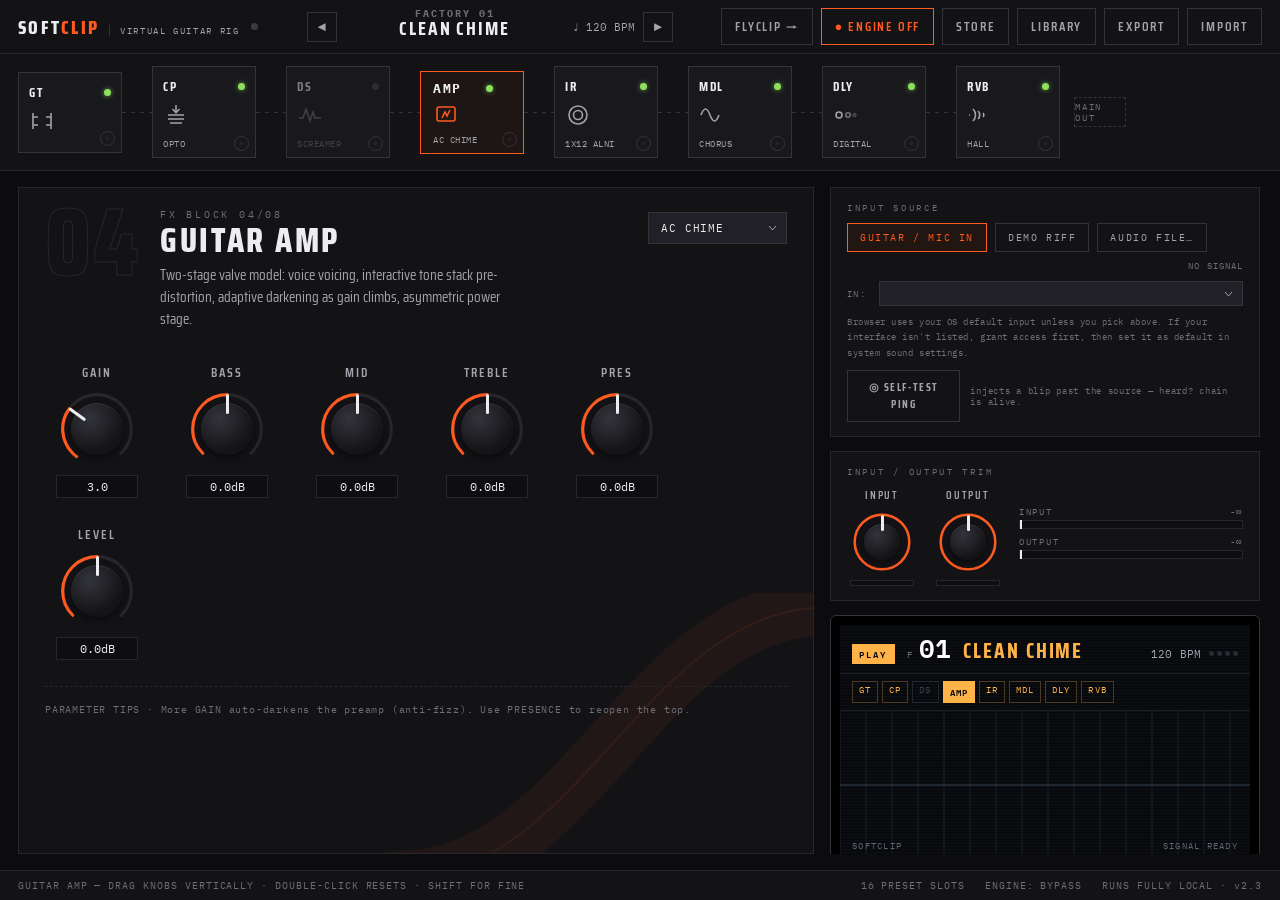
<file: index.html>
<!DOCTYPE html>
<html lang="en">
<head>
<meta charset="UTF-8">
<meta name="viewport" content="width=device-width, initial-scale=1.0">
<meta name="theme-color" content="#0c0c0e">
<title>Softclip · Virtual Guitar Rig</title>
<link rel="icon" href="data:image/svg+xml,%3Csvg xmlns='http://www.w3.org/2000/svg' viewBox='0 0 32 32'%3E%3Crect width='32' height='32' rx='6' fill='%230c0c0e'/%3E%3Cpath d='M6 24 C13 24 13 8 26 8' stroke='%23FF5A1F' stroke-width='2.5' fill='none' stroke-linecap='round'/%3E%3C/svg%3E">
<link rel="preconnect" href="https://fonts.googleapis.com">
<link rel="preconnect" href="https://fonts.gstatic.com" crossorigin>
<link href="https://fonts.googleapis.com/css2?family=Saira+Condensed:wght@400;500;600;700;800&family=IBM+Plex+Mono:wght@400;500;600&display=swap" rel="stylesheet">
<link rel="stylesheet" href="style.css">
</head>
<body>
<div id="app">

  <header id="top">
    <div class="brand">
      <div class="logo">SOFT<em>CLIP</em></div>
      <div class="sub">VIRTUAL&nbsp;GUITAR&nbsp;RIG</div>
      <div class="dot" title="audio engine"></div>
    </div>

    <nav class="pnav" aria-label="preset navigation">
      <button class="arr" id="prevP" title="previous preset">◄</button>
      <div class="ptitle" id="ptitle" title="open library">
        <div class="ptag"><span id="ptag">FACTORY 01</span> <span id="pdirty"></span></div>
        <div class="pname"><span id="pname">—</span></div>
      </div>
      <div class="pbpm">♩ <span id="pbpm">120</span> BPM</div>
      <button class="arr" id="nextP" title="next preset">►</button>
    </nav>

    <div class="actions">
      <a class="btn" href="rk5/" style="text-decoration:none">FLYCLIP →</a>
      <button class="btn primary" id="engageBtn">● ENGINE OFF</button>
      <button class="btn" id="storeBtn">STORE</button>
      <button class="btn" id="libBtn">LIBRARY</button>
      <button class="btn" id="expBtn">EXPORT</button>
      <button class="btn" id="impBtn">IMPORT</button>
      <span id="srinfo">DSP IDLE</span>
    </div>
  </header>

  <section id="chain" aria-label="signal chain"></section>

  <div id="ws">
    <section id="params" aria-label="module parameters"></section>

    <aside id="device" aria-label="device panel">

      <div class="card">
        <div class="cardtitle">INPUT SOURCE</div>
        <div class="srcrow">
          <button class="srcbtn on" data-src="MIC">GUITAR / MIC IN</button>
          <button class="srcbtn" data-src="RIFF">DEMO RIFF</button>
          <button class="srcbtn" data-src="FILE">AUDIO FILE…</button>
          <span id="srcLbl" style="margin-left:auto;font-family:var(--mono);font-size:9px;color:var(--faint);letter-spacing:.12em;text-transform:uppercase;overflow:hidden;text-overflow:ellipsis;white-space:nowrap;max-width:130px">no signal</span>
        </div>
        <div class="devrow">
          <span class="rlab">IN:</span>
          <select class="sel devsel slim" id="devSel" aria-label="input device"></select>
        </div>
        <div class="hintline">Browser uses your OS default input unless you pick above. If your interface isn't listed, grant access first, then set it as default in system sound settings.</div>
        <div class="pingrow">
          <button class="jbtn" id="pingBtn" style="font-size:11px">◎ SELF-TEST PING</button>
          <span style="font-family:var(--mono);font-size:9px;color:var(--faint);letter-spacing:.08em">injects a blip past the source — heard? chain is alive.</span>
        </div>
      </div>

      <div class="card">
        <div class="cardtitle">INPUT / OUTPUT TRIM</div>
        <div class="io">
          <div class="kw" data-global="in"></div>
          <div class="kw" data-global="out"></div>
          <div class="meters">
            <div class="mlab"><span>INPUT</span><span id="ming">-∞</span></div>
            <div class="mtrack"><div class="mfill" id="mfin"></div><div class="mpeak" id="mpkin"></div></div>
            <div class="mlab"><span>OUTPUT</span><span id="mout">-∞</span></div>
            <div class="mtrack"><div class="mfill hot" id="mfout"></div><div class="mpeak" id="mpkout"></div></div>
          </div>
        </div>
      </div>

      <div class="lcdshell">
        <div class="lcd" id="lcd">
          <div class="lcdtop">
            <span class="lcdmode" id="lcdmode">PLAY</span>
            <span class="lcdu">F</span><span class="lcdpr" id="lcdnum">01</span>
            <span class="lcdname" id="lcdname">—</span>
            <span class="lcdbpm"><span id="lcdbpm">120</span>BPM
              <span class="beats" id="beats"><i></i><i></i><i></i><i></i></span>
            </span>
          </div>
          <div class="lcdchain" id="lcdchain"></div>
          <div class="lcdmain">
            <canvas id="scope"></canvas>
            <div class="lcdinfo"><span>SOFTCLIP</span><span id="lcdinfo2">SIGNAL READY</span></div>
            <div class="tunerpage" id="tunerpage">
              <div class="tnote"><span id="tnote">—</span><sup id="tnoct"></sup></div>
              <div class="tfreq" id="tfreq">0.0 Hz</div>
              <div class="centsbar"><span class="tick"></span><span class="needle" id="tneedle"></span></div>
              <div class="tverdict" id="tverd">&nbsp;</div>
            </div>
          </div>
          <div class="lcdbot">
            <span class="lout"><span class="loutf" id="loutf"></span></span>
            <span class="lstatus" id="lstatus">ENGINE&nbsp;OFF</span>
          </div>
        </div>
      </div>

      <div class="card">
        <div class="cardtitle">FOOTSWITCH · STOMP MODE</div>
        <div class="stomprow">
          <button class="stomp" data-stomp="tuner"><span class="sled"></span><span class="sn">TUNER</span><span class="st">pre-gate&nbsp;tune</span></button>
          <button class="stomp" data-stomp="drive"><span class="sled"></span><span class="sn">DS</span><span class="st" id="stdrive">OFF</span></button>
          <button class="stomp" data-stomp="mod"><span class="sled"></span><span class="sn">MDL</span><span class="st" id="stmod">OFF</span></button>
          <button class="stomp" data-stomp="delay"><span class="sled"></span><span class="sn">DLY</span><span class="st" id="stdelay">OFF</span></button>
          <button class="stomp" data-stomp="rev"><span class="sled"></span><span class="sn">RVB</span><span class="st" id="strev">OFF</span></button>
        </div>
      </div>

      <div class="card">
        <div class="cardtitle" style="margin-bottom:8px">DRUM MACHINE / TEMPO</div>
        <div class="jamrow">
          <button class="jbtn play" id="drumBtn">► PLAY</button>
          <select class="sel slim" id="patSel" aria-label="drum pattern"></select>
          <span class="tapled" id="tapled"></span>
          <button class="jbtn" id="tapBtn">TAP</button>
        </div>
        <div class="jamrow" style="margin-top:8px">
          <span class="rlab">TEMPO</span>
          <input type="range" id="bpmSl" min="40" max="240" step="1" value="120">
          <span class="rval" id="bpmVal">120</span>
          <span class="rlab">DRUMS</span>
          <input type="range" id="drmLv" min="0" max="1" step=".01" value=".8" style="max-width:90px">
        </div>
      </div>
    </aside>
  </div>

  <footer id="status">
    <span id="hint">SELECT A BLOCK · DRAG KNOBS VERTICALLY · DOUBLE-CLICK RESETS · SHIFT FOR FINE</span>
    <span class="grow"></span>
    <span id="st-presets">16 PRESET SLOTS</span>
    <span id="st-engine" class="unlit">ENGINE: BYPASS</span>
    <span>RUNS FULLY LOCAL · v2.3</span>
  </footer>
</div>

<div id="scrim"></div>
<aside id="drawer" aria-label="preset library">
  <div class="drhead"><h2>LIBRARY</h2><button class="x" id="drClose">ESC ✕</button></div>
  <div class="drtabs">
    <button id="tabF" class="on">FACTORY</button>
    <button id="tabU">USER</button>
  </div>
  <div id="plist"></div>
  <div class="drfoot"><button class="btn" id="storeBtn2" style="flex:1">STORE CURRENT AS NEW</button></div>
</aside>

<div id="pop">
  <label>PRESET NAME</label>
  <input type="text" id="popName" maxlength="16" spellcheck="false">
  <div class="popbtns">
    <button class="btn" id="popCancel">CANCEL</button>
    <button class="btn primary" id="popStore">STORE</button>
  </div>
</div>

<div id="toasts"></div>
<input type="file" id="fileimp" accept=".json,application/json" hidden>
<input type="file" id="filesong" accept="audio/*" hidden>

<script src="js/01-core.js"></script>
<script src="js/02-audio-engine.js"></script>
<script src="js/03-source.js"></script>
<script src="js/04-ui-chain.js"></script>
<script src="js/05-ui-library.js"></script>
<script src="js/06-tuner.js"></script>
<script src="js/07-drums.js"></script>
<script src="js/08-scope-status.js"></script>
<script src="js/09-main.js"></script>
</body>
</html>
</file>
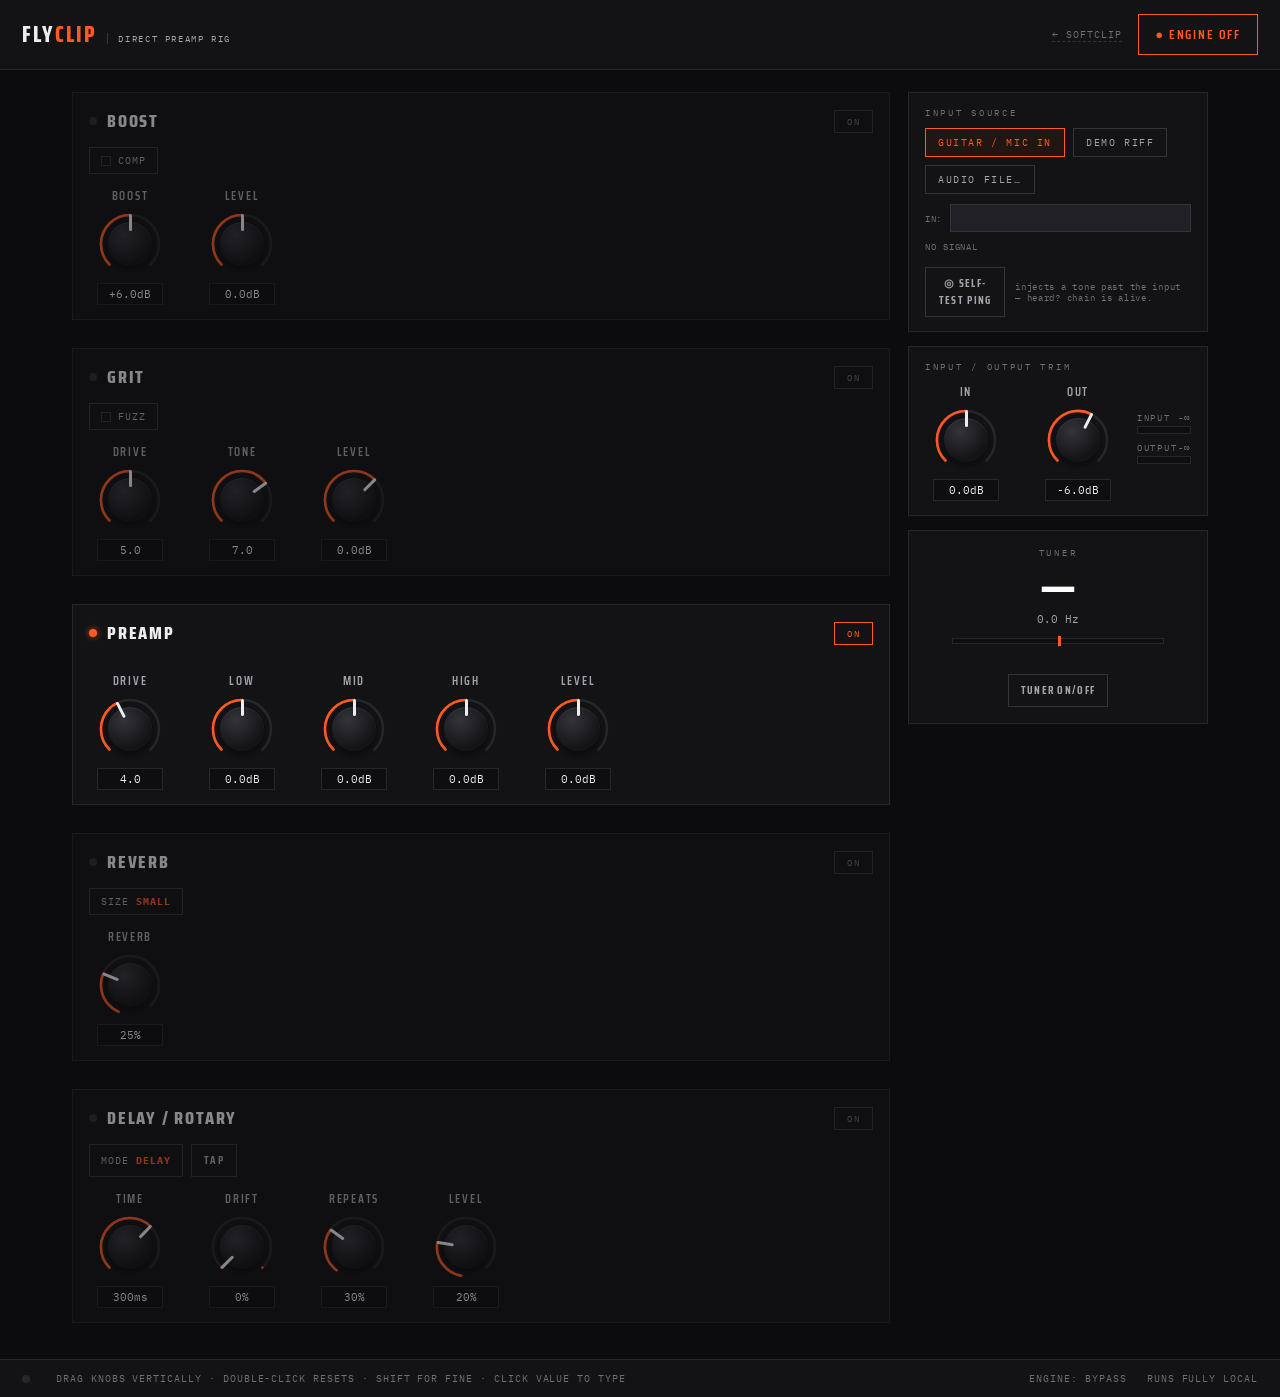
<file: rk5/index.html>
<!DOCTYPE html>
<html lang="en">
<head>
<meta charset="UTF-8">
<meta name="viewport" content="width=device-width, initial-scale=1.0">
<meta name="theme-color" content="#0c0c0e">
<title>Flyclip · Direct Preamp Rig</title>
<link rel="icon" href="data:image/svg+xml,%3Csvg xmlns='http://www.w3.org/2000/svg' viewBox='0 0 32 32'%3E%3Crect width='32' height='32' rx='6' fill='%230c0c0e'/%3E%3Cpath d='M6 24 C13 24 13 8 26 8' stroke='%23FF5A1F' stroke-width='2.5' fill='none' stroke-linecap='round'/%3E%3C/svg%3E">
<link rel="preconnect" href="https://fonts.googleapis.com">
<link rel="preconnect" href="https://fonts.gstatic.com" crossorigin>
<link href="https://fonts.googleapis.com/css2?family=Saira+Condensed:wght@400;500;600;700;800&family=IBM+Plex+Mono:wght@400;500;600&display=swap" rel="stylesheet">
<link rel="stylesheet" href="style.css">
</head>
<body>
<div id="app">

  <header id="top">
    <div class="brand">
      <div class="logo">FLY<em>CLIP</em></div>
      <div class="sub">DIRECT&nbsp;PREAMP&nbsp;RIG</div>
    </div>
    <span class="grow"></span>
    <a class="backlink" href="../">← SOFTCLIP</a>
    <button class="btn primary" id="engageBtn">● ENGINE OFF</button>
  </header>

  <div id="main">
    <section id="sections" aria-label="signal chain sections"></section>

    <aside>
      <div class="card">
        <div class="cardtitle">INPUT SOURCE</div>
        <div class="srcrow">
          <button class="srcbtn on" data-src="MIC">GUITAR / MIC IN</button>
          <button class="srcbtn" data-src="RIFF">DEMO RIFF</button>
          <button class="srcbtn" data-src="FILE">AUDIO FILE…</button>
        </div>
        <div class="devrow">
          <span class="hint">IN:</span>
          <select class="sel devsel" id="devSel" aria-label="input device"></select>
        </div>
        <span id="srcLbl">no signal</span>
        <div class="pingrow">
          <button class="jbtn" id="pingBtn">◎ SELF-TEST PING</button>
          <span class="hint">injects a tone past the input — heard? chain is alive.</span>
        </div>
      </div>

      <div class="card">
        <div class="cardtitle">INPUT / OUTPUT TRIM</div>
        <div class="io">
          <div class="knobrow" id="ioKnobs"></div>
          <div class="meters">
            <div class="mlab"><span>INPUT</span><span id="ming">-∞</span></div>
            <div class="mtrack"><div class="mfill" id="mfin"></div></div>
            <div class="mlab"><span>OUTPUT</span><span id="mout">-∞</span></div>
            <div class="mtrack"><div class="mfill hot" id="mfout"></div></div>
          </div>
        </div>
      </div>

      <div class="card tuner">
        <div class="cardtitle">TUNER</div>
        <div class="tnote"><span id="tnote">—</span><sup id="tnoct"></sup></div>
        <div class="tfreq" id="tfreq">0.0 Hz</div>
        <div class="centsbar"><span class="tick"></span><span class="needle" id="tneedle"></span></div>
        <div class="tverdict" id="tverd">&nbsp;</div>
        <div class="tunerBtnRow"><button class="jbtn" id="tunerBtn">TUNER ON/OFF</button></div>
      </div>
    </aside>
  </div>

  <footer id="status">
    <span class="tapled" id="tapled"></span>
    <span>DRAG KNOBS VERTICALLY · DOUBLE-CLICK RESETS · SHIFT FOR FINE · CLICK VALUE TO TYPE</span>
    <span class="grow"></span>
    <span id="st-engine" class="unlit">ENGINE: BYPASS</span>
    <span>RUNS FULLY LOCAL</span>
  </footer>
</div>

<div id="toasts"></div>
<input type="file" id="filesong" accept="audio/*" hidden>

<script src="js/01-core.js"></script>
<script src="js/02-audio-engine.js"></script>
<script src="js/03-source.js"></script>
<script src="js/04-ui.js"></script>
<script src="js/05-tuner.js"></script>
<script src="js/06-main.js"></script>
</body>
</html>
</file>
<file: style.css>
:root{
  --bg:#0c0c0e; --panel:#131316; --panel2:#19191d; --panel3:#202026;
  --line:#26262c; --line2:#33333b;
  --ink:#ecedef; --dim:#a2a3ab; --faint:#6d6e77;
  --acc:#FF5A1F; --acc-soft:#ff7a45; --grn:#8ce05c;
  --lcd-bg:#07090c; --lcd-grid:#1a2027; --lcd-amber:#ffb347;
  --mono:'IBM Plex Mono',ui-monospace,monospace;
  --cond:'Saira Condensed',sans-serif;
}
*{margin:0;padding:0;box-sizing:border-box}
html,body{height:100%}
body{background:var(--bg);color:var(--ink);font-family:var(--cond);overflow:hidden;-webkit-font-smoothing:antialiased}
button,input,select{font-family:inherit;color:inherit;background:none;border:none}
button{cursor:pointer}
:focus-visible{outline:2px solid var(--acc);outline-offset:2px}
::-webkit-scrollbar{width:8px;height:8px}
::-webkit-scrollbar-thumb{background:#2c2c33;border-radius:4px}
::-webkit-scrollbar-track{background:transparent}

#app{height:100vh;display:grid;grid-template-rows:54px auto 1fr 30px}
header#top{display:flex;align-items:center;gap:16px;padding:0 18px;border-bottom:1px solid var(--line);background:var(--panel)}
.brand{display:flex;align-items:baseline;gap:10px;white-space:nowrap}
.brand .logo{font-weight:800;font-size:19px;letter-spacing:.12em}
.brand .logo em{font-style:normal;color:var(--acc)}
.brand .sub{font-family:var(--mono);font-size:9px;color:var(--dim);letter-spacing:.18em;border-left:1px solid var(--line2);padding-left:10px}
.brand .dot{width:7px;height:7px;border-radius:50%;background:#3a3a41;align-self:center;margin-left:2px}
body.audio-on .brand .dot{background:var(--grn);box-shadow:0 0 6px rgba(140,224,92,.7)}

.pnav{display:flex;align-items:center;gap:8px;margin:0 auto}
.pnav .arr{width:30px;height:30px;border:1px solid var(--line2);display:grid;place-items:center;color:var(--dim)}
.pnav .arr:hover{border-color:var(--acc);color:var(--acc)}
.pnav .ptitle{text-align:center;min-width:220px;cursor:pointer;padding:2px 10px}
.pnav .ptitle:hover .pname{color:var(--acc-soft)}
.pnav .ptag{font-family:var(--mono);font-size:10px;color:var(--faint);letter-spacing:.2em}
.pnav .pname{font-size:19px;font-weight:700;letter-spacing:.1em;line-height:1.05}
.pnav .pbpm{font-family:var(--mono);font-size:11px;color:var(--dim)}

.actions{display:flex;align-items:center;gap:8px}
.btn{border:1px solid var(--line2);padding:7px 13px;font-size:13px;font-weight:600;letter-spacing:.14em;color:var(--dim);white-space:nowrap;transition:border-color .15s,color .15s}
.btn:hover{border-color:var(--acc);color:var(--ink)}
.btn.primary{border-color:var(--acc);color:var(--acc)}
.btn.primary.on{background:var(--acc);color:#12100e}
.btn.primary.on:hover{background:var(--acc-soft)}
#srinfo{font-family:var(--mono);font-size:10px;color:var(--faint);letter-spacing:.1em;min-width:86px;text-align:right}

#chain{display:flex;align-items:center;gap:0;padding:12px 18px;background:var(--panel);border-bottom:1px solid var(--line);overflow-x:auto}
.blkgroup{display:flex;align-items:stretch;flex:none}
.blk{position:relative;width:104px;border:1px solid var(--line2);background:var(--panel2);cursor:pointer;text-align:left;padding:9px 10px 8px;display:flex;flex-direction:column;gap:3px;transition:border-color .15s,transform .1s}
.blk:hover{border-color:#4a4a54}
.blk.sel{border-color:var(--acc);background:#1d1614}
.blk.off .bicon,.blk.off .bt{opacity:.28}
.blk.off .bname{opacity:.45}
.blk .top{display:flex;align-items:center;justify-content:space-between}
.blk .bname{font-size:13px;font-weight:700;letter-spacing:.12em}
.blk .bled{width:7px;height:7px;border-radius:50%;background:#2c2c33;flex:none}
.blk:not(.off) .bled{background:var(--grn);box-shadow:0 0 5px rgba(140,224,92,.65)}
.blk .bicon{margin-top:2px;color:var(--dim)}
.blk.sel .bicon{color:var(--acc)}
.blk .bt{font-family:var(--mono);font-size:9px;color:var(--dim);letter-spacing:.06em;white-space:nowrap;overflow:hidden;text-overflow:ellipsis;margin-top:auto}
.blk .pw{position:absolute;bottom:6px;right:6px;width:15px;height:15px;border-radius:50%;border:1px solid var(--line2);color:#55555e;font-size:8px;line-height:13px;text-align:center}
.blk .pw:hover{border-color:var(--acc);color:var(--acc)}
.link{width:30px;flex:none;height:1px;position:relative;align-self:center}
.link::before{content:"";position:absolute;left:0;right:0;top:0;height:1px;background:repeating-linear-gradient(90deg,var(--line2) 0 4px,transparent 4px 9px)}
body.audio-on .link::before{animation:flow .7s linear infinite}
@media (prefers-reduced-motion:reduce){body.audio-on .link::before{animation:none}}
@keyframes flow{to{transform:translateX(9px)}}
.endcap{flex:none;align-self:center;width:52px;height:30px;border:1px dashed var(--line2);display:grid;place-items:center;font-family:var(--mono);font-size:9px;color:var(--faint);letter-spacing:.2em;margin-left:14px}

#ws{display:grid;grid-template-columns:minmax(0,1fr) 432px;gap:16px;padding:16px 18px;min-height:0}

#params{position:relative;background:var(--panel);border:1px solid var(--line);padding:20px 26px 24px;overflow-y:auto;min-height:0}
#params::before{content:"";position:absolute;right:-30px;bottom:-40px;width:460px;height:300px;pointer-events:none;z-index:0;
  background:url("data:image/svg+xml,%3Csvg xmlns='http://www.w3.org/2000/svg' width='460' height='300' viewBox='0 0 460 300'%3E%3Cpath d='M14 286 C 200 286 260 14 446 14' fill='none' stroke='%23FF5A1F' stroke-opacity='.055' stroke-width='56' stroke-linecap='round'/%3E%3Cpath d='M14 286 C 200 286 260 14 446 14' fill='none' stroke='%23FF5A1F' stroke-opacity='.09' stroke-width='2' stroke-linecap='round'/%3E%3C/svg%3E") no-repeat center/contain}
#params>*{position:relative;z-index:1}
.phead{display:flex;align-items:flex-start;gap:20px;margin-bottom:6px}
.ghost{font-size:96px;font-weight:800;line-height:.8;color:transparent;-webkit-text-stroke:1px #26262d;letter-spacing:.02em;flex:none;margin-top:-4px;user-select:none}
.ptitlebox{min-width:0;flex:1}
.pkind{font-family:var(--mono);font-size:10px;color:var(--faint);letter-spacing:.28em}
.ptitle{font-size:34px;font-weight:800;letter-spacing:.08em;line-height:1;margin:2px 0 8px}
.pdesc{font-size:15px;color:var(--dim);max-width:52ch;line-height:1.45;font-weight:400}
.pcontrols{display:flex;gap:10px;flex-wrap:wrap;justify-content:flex-end;margin-top:4px}
.sel{appearance:none;-webkit-appearance:none;background:var(--panel3) url("data:image/svg+xml,%3Csvg xmlns='http://www.w3.org/2000/svg' width='9' height='6'%3E%3Cpath d='M1 1l3.5 4L8 1' stroke='%23a2a3ab' fill='none'/%3E%3C/svg%3E") no-repeat right 9px center;border:1px solid var(--line2);padding:8px 30px 8px 12px;font-family:var(--mono);font-size:11px;letter-spacing:.08em;color:var(--ink);cursor:pointer}
.sel:hover{border-color:var(--acc)}
.chk{display:inline-flex;align-items:center;gap:7px;font-family:var(--mono);font-size:11px;color:var(--dim);border:1px solid var(--line2);padding:8px 12px;cursor:pointer;user-select:none}
.chk:hover{border-color:#4a4a54}
.chk .box{width:11px;height:11px;border:1px solid var(--line2);position:relative}
.chk.on .box{border-color:var(--acc)}
.chk.on .box::after{content:"";position:absolute;inset:2px;background:var(--acc)}

.knobrow{display:flex;flex-wrap:wrap;gap:26px 34px;padding:26px 4px 4px}
.kw{display:flex;flex-direction:column;align-items:center;gap:7px;width:96px;user-select:none}
.kw.dis{opacity:.3;pointer-events:none}
.kw .klabel{font-size:13px;font-weight:600;letter-spacing:.16em;color:var(--dim)}
.knob{position:relative;width:78px;height:78px;cursor:ns-resize;touch-action:none}
.knob svg{position:absolute;inset:0;overflow:visible}
.knob .cap{position:absolute;inset:13px;border-radius:50%;background:radial-gradient(circle at 36% 30%,#33333b,#141417 68%);box-shadow:0 3px 7px rgba(0,0,0,.5),inset 0 1px 0 rgba(255,255,255,.07)}
.knob .ptr{position:absolute;left:50%;top:4px;width:3px;height:20px;margin-left:-1.5px;background:var(--ink);border-radius:2px;transform-origin:50% 35px}
.kw:hover .cap{box-shadow:0 3px 7px rgba(0,0,0,.5),inset 0 0 0 1px rgba(255,90,31,.35)}
.kvalue{font-family:var(--mono);font-size:12px;background:#0e0e11;border:1px solid var(--line);padding:3px 8px;min-width:82px;text-align:center;color:var(--ink);cursor:pointer}
.tip{margin-top:22px;padding-top:14px;border-top:1px dashed var(--line);font-family:var(--mono);font-size:10px;color:var(--faint);letter-spacing:.08em;line-height:1.8}

#device{display:flex;flex-direction:column;gap:14px;min-height:0;overflow-y:auto;padding-right:2px}
.card{background:var(--panel);border:1px solid var(--line);padding:14px 16px}
.cardtitle{font-family:var(--mono);font-size:9px;letter-spacing:.3em;color:var(--faint);margin-bottom:10px}

.srcrow{display:flex;gap:8px;align-items:center;flex-wrap:wrap}
.srcbtn{border:1px solid var(--line2);padding:7px 12px;font-family:var(--mono);font-size:10px;letter-spacing:.16em;color:var(--dim)}
.srcbtn:hover{border-color:var(--acc);color:var(--ink)}
.srcbtn.on{border-color:var(--acc);color:var(--acc);background:#211612}
.devrow{display:flex;gap:8px;align-items:center;margin-top:10px}
.devrow .rlab{min-width:24px}
.devsel{flex:1;min-width:0}
.hintline{margin-top:8px;font-family:var(--mono);font-size:9px;color:var(--faint);letter-spacing:.06em;line-height:1.7}
.pingrow{display:flex;align-items:center;gap:10px;margin-top:10px}

.io{display:flex;align-items:center;gap:16px}
.io .kw{width:70px}
.io .knob{width:62px;height:62px}
.io .knob .ptr{height:16px;transform-origin:50% 27px;top:4px}
.io .klabel{font-size:11px}
.io .kvalue{min-width:64px;font-size:10px;padding:2px 4px}
.meters{flex:1;min-width:0}
.mlab{display:flex;justify-content:space-between;font-family:var(--mono);font-size:8.5px;color:var(--faint);letter-spacing:.2em;margin-bottom:3px}
.mtrack{position:relative;height:9px;background:#0e0e11;border:1px solid var(--line);margin-bottom:7px}
.mfill{position:absolute;left:0;top:0;bottom:0;width:0%;background:var(--grn)}
.mfill.hot{background:var(--acc)}
.mpeak{position:absolute;top:-1px;bottom:-1px;width:2px;background:var(--ink);left:0%}

.lcdshell{background:#000;border:1px solid var(--line2);border-radius:6px;padding:9px;box-shadow:inset 0 0 24px rgba(0,0,0,.9)}
.lcd{position:relative;background:var(--lcd-bg);overflow:hidden;font-family:var(--mono)}
.lcd::after{content:"";position:absolute;inset:0;pointer-events:none;background:repeating-linear-gradient(0deg,rgba(255,255,255,.022) 0 1px,transparent 1px 3px)}
.lcdtop{display:flex;align-items:baseline;gap:12px;padding:9px 12px 6px;border-bottom:1px solid var(--lcd-grid)}
.lcdmode{font-size:9px;letter-spacing:.24em;color:var(--lcd-bg);background:var(--lcd-amber);padding:2px 7px;font-weight:600}
.lcdmode.tun{background:#fff}
.lcdpr{font-size:26px;font-weight:600;color:#fff;line-height:1}
.lcdu{font-size:9px;color:var(--faint);letter-spacing:.2em;margin-right:-6px}
.lcdname{font-family:var(--cond);font-size:21px;font-weight:700;letter-spacing:.09em;color:var(--lcd-amber);white-space:nowrap;overflow:hidden;text-overflow:ellipsis;flex:1}
.lcdbpm{font-size:11px;color:var(--dim);display:flex;align-items:center;gap:8px}
.beats{display:flex;gap:3px}
.beats i{width:5px;height:5px;border-radius:50%;background:#232b33}
.beats i.hit{background:var(--lcd-amber)}
.lcdchain{display:flex;gap:4px;padding:7px 12px;border-bottom:1px solid var(--lcd-grid)}
.ltag{font-size:9px;letter-spacing:.12em;padding:2px 6px;color:#39434d;border:1px solid #1d242c}
.ltag.on{color:var(--lcd-amber);border-color:#4a3722}
.ltag.cur{color:#0a0a0a;background:var(--lcd-amber);border-color:var(--lcd-amber);font-weight:600}
.lcdmain{position:relative;height:148px}
#scope{position:absolute;inset:0;width:100%;height:100%}
.lcdinfo{position:absolute;left:12px;bottom:8px;right:12px;display:flex;justify-content:space-between;font-size:9px;color:#5b6670;letter-spacing:.14em}
.tunerpage{position:absolute;inset:0;display:none;flex-direction:column;align-items:center;justify-content:center;gap:2px}
.tunerpage.show{display:flex}
.tnote{font-family:var(--cond);font-size:62px;font-weight:800;line-height:.9;color:#fff}
.tnote sup{font-size:20px;color:var(--lcd-amber);vertical-align:super}
.tfreq{font-size:11px;color:var(--dim);letter-spacing:.1em}
.centsbar{width:70%;max-width:280px;height:6px;background:#11161c;position:relative;margin-top:8px;border:1px solid #1d242c}
.centsbar .tick{position:absolute;left:50%;top:-4px;bottom:-4px;width:1px;background:#3a4650}
.centsbar .needle{position:absolute;top:-3px;bottom:-3px;width:3px;background:var(--lcd-amber);left:50%;transition:left .06s linear}
.tverdict{font-size:9px;letter-spacing:.3em;color:var(--dim);height:12px}
.tverdict.ok{color:var(--grn)}
.lcdbot{display:flex;align-items:center;gap:10px;padding:6px 12px 9px;border-top:1px solid var(--lcd-grid)}
.lout{flex:1;height:7px;background:#0d1218;position:relative;border:1px solid #1a2027}
.loutf{position:absolute;inset:0;right:auto;width:0%;background:linear-gradient(90deg,#4d7a3a,var(--lcd-amber))}
.lstatus{font-size:9px;color:var(--faint);letter-spacing:.2em;white-space:nowrap}

.stomprow{display:flex;gap:10px;align-items:stretch}
.stomp{flex:1;border:1px solid var(--line2);background:var(--panel3);position:relative;padding:10px 6px 9px;text-align:center;transform:skewX(-5deg);transition:all .12s}
.stomp>*{transform:skewX(5deg)}
.stomp:hover{border-color:#4a4a54}
.stomp:active{transform:skewX(-5deg) translateY(2px)}
.stomp .sled{display:block;width:8px;height:8px;border-radius:50%;background:#26262d;margin:0 auto 6px}
.stomp.on .sled{background:var(--acc);box-shadow:0 0 7px rgba(255,90,31,.8)}
.stomp.on{border-color:var(--acc);background:#211612}
.stomp .sn{font-size:11px;font-weight:700;letter-spacing:.14em}
.stomp .st{font-family:var(--mono);font-size:8px;color:var(--faint);letter-spacing:.06em;max-width:100%;overflow:hidden;text-overflow:ellipsis;white-space:nowrap}

.jamrow{display:flex;align-items:center;gap:8px}
.jbtn{border:1px solid var(--line2);padding:8px 13px;font-size:12px;font-weight:700;letter-spacing:.14em;color:var(--dim)}
.jbtn:hover{border-color:var(--acc);color:var(--ink)}
.jbtn.play.on{background:var(--grn);border-color:var(--grn);color:#0d130a}
.tapled{width:8px;height:8px;border-radius:50%;background:#26262d}
.tapled.hit{background:var(--grn);box-shadow:0 0 6px rgba(140,224,92,.8)}
input[type=range]{-webkit-appearance:none;appearance:none;height:3px;background:var(--line2);flex:1;min-width:40px;cursor:pointer}
input[type=range]::-webkit-slider-thumb{-webkit-appearance:none;width:13px;height:13px;background:var(--ink);border:2px solid var(--bg);box-shadow:0 0 0 1px var(--line2)}
input[type=range]::-moz-range-thumb{width:11px;height:11px;border-radius:0;background:var(--ink);border:none}
.rlab{font-family:var(--mono);font-size:9px;color:var(--faint);letter-spacing:.16em;min-width:34px}
.rval{font-family:var(--mono);font-size:10px;color:var(--dim);min-width:38px;text-align:right}
select.sel.slim{padding:5px 26px 5px 9px;font-size:10px}

footer#status{display:flex;align-items:center;gap:20px;padding:0 18px;border-top:1px solid var(--line);background:var(--panel);font-family:var(--mono);font-size:9.5px;color:var(--faint);letter-spacing:.1em}
footer .grow{flex:1}
footer .lit{color:var(--grn)}
footer .unlit{color:var(--faint)}

#scrim{position:fixed;inset:0;background:rgba(5,5,7,.6);opacity:0;pointer-events:none;transition:opacity .2s;z-index:40}
#scrim.show{opacity:1;pointer-events:auto}
#drawer{position:fixed;top:0;right:-370px;width:360px;height:100vh;z-index:41;background:var(--panel);border-left:1px solid var(--line2);transition:right .22s ease;display:flex;flex-direction:column}
#drawer.show{right:0}
.drhead{display:flex;align-items:center;padding:14px 16px;border-bottom:1px solid var(--line)}
.drhead h2{font-size:20px;font-weight:800;letter-spacing:.14em;flex:1}
.drhead .x{font-family:var(--mono);color:var(--dim);font-size:15px;padding:4px 8px}
.drhead .x:hover{color:var(--acc)}
.drtabs{display:flex;border-bottom:1px solid var(--line)}
.drtabs button{flex:1;padding:10px;font-family:var(--mono);font-size:10px;letter-spacing:.24em;color:var(--faint);border-bottom:2px solid transparent}
.drtabs button.on{color:var(--ink);border-bottom-color:var(--acc)}
#plist{flex:1;overflow-y:auto;padding:6px 0}
.prow{display:flex;align-items:center;gap:12px;padding:10px 16px;cursor:pointer;border-left:2px solid transparent}
.prow:hover{background:var(--panel2)}
.prow.cur{border-left-color:var(--acc);background:var(--panel2)}
.prow .pnum{font-family:var(--mono);font-size:11px;color:var(--faint);width:34px}
.prow.cur .pnum{color:var(--acc)}
.prow .pnm{flex:1;min-width:0}
.prow .pnmt{font-size:16px;font-weight:700;letter-spacing:.08em;white-space:nowrap;overflow:hidden;text-overflow:ellipsis}
.prow .pnmm{font-family:var(--mono);font-size:9px;color:var(--faint);letter-spacing:.06em;white-space:nowrap;overflow:hidden;text-overflow:ellipsis}
.prow .del{font-family:var(--mono);font-size:9px;color:var(--faint);border:1px solid var(--line2);padding:3px 8px;letter-spacing:.1em}
.prow .del:hover{color:var(--acc);border-color:var(--acc)}
.prow .del.arm{color:#fff;background:var(--acc);border-color:var(--acc)}
.drempty{padding:30px 16px;font-family:var(--mono);font-size:10px;color:var(--faint);letter-spacing:.1em;line-height:2}
.drfoot{padding:12px 16px;border-top:1px solid var(--line);display:flex;gap:8px}

#pop{position:fixed;z-index:42;background:var(--panel2);border:1px solid var(--line2);padding:14px;width:260px;display:none;box-shadow:0 12px 32px rgba(0,0,0,.6)}
#pop.show{display:block}
#pop label{display:block;font-family:var(--mono);font-size:9px;letter-spacing:.24em;color:var(--faint);margin-bottom:6px}
#pop input[type=text]{width:100%;background:#0e0e11;border:1px solid var(--line2);padding:8px 10px;font-family:var(--mono);font-size:13px;letter-spacing:.1em;text-transform:uppercase}
#pop input:focus{outline:none;border-color:var(--acc)}
.popbtns{display:flex;gap:8px;margin-top:12px;justify-content:flex-end}

#toasts{position:fixed;bottom:44px;left:50%;transform:translateX(-50%);z-index:60;display:flex;flex-direction:column;gap:6px;align-items:center;pointer-events:none}
.toast{background:var(--panel2);border:1px solid var(--line2);border-left:2px solid var(--acc);font-family:var(--mono);font-size:11px;letter-spacing:.06em;padding:9px 16px;color:var(--ink);animation:tin .18s ease;box-shadow:0 8px 24px rgba(0,0,0,.5);max-width:80vw}
.toast.ok{border-left-color:var(--grn)}
.toast.err{border-left-color:#e5484d}
@keyframes tin{from{opacity:0;transform:translateY(8px)}}

@media(max-width:1360px){#srinfo{display:none}}
@media(max-width:1160px){#ws{grid-template-columns:minmax(0,1fr) 380px}}
@media(max-width:940px){
  body{overflow:auto}
  #app{height:auto;grid-template-rows:auto auto auto 30px}
  #ws{grid-template-columns:1fr}
  #device{overflow:visible}
  #srinfo{display:inline}
  .pnav{order:3;width:100%;justify-content:center;margin:8px 0 0;flex-wrap:wrap}
  header#top{flex-wrap:wrap;height:auto;padding:12px 16px}
}
</file>
<file: rk5/style.css>
:root{
  --bg:#0c0c0e; --panel:#131316; --panel2:#19191d; --panel3:#202026;
  --line:#26262c; --line2:#33333b;
  --ink:#ecedef; --dim:#a2a3ab; --faint:#6d6e77;
  --acc:#FF5A1F; --acc-soft:#ff7a45; --grn:#8ce05c;
  --mono:'IBM Plex Mono',ui-monospace,monospace;
  --cond:'Saira Condensed',sans-serif;
}
*{margin:0;padding:0;box-sizing:border-box}
html,body{height:100%}
body{background:var(--bg);color:var(--ink);font-family:var(--cond);-webkit-font-smoothing:antialiased}
button,input,select{font-family:inherit;color:inherit;background:none;border:none}
button{cursor:pointer}
:focus-visible{outline:2px solid var(--acc);outline-offset:2px}
::-webkit-scrollbar{width:8px;height:8px}
::-webkit-scrollbar-thumb{background:#2c2c33;border-radius:4px}
::-webkit-scrollbar-track{background:transparent}

#app{min-height:100vh;display:flex;flex-direction:column}
header#top{display:flex;align-items:center;gap:16px;padding:14px 22px;border-bottom:1px solid var(--line);background:var(--panel);flex-wrap:wrap}
.brand{display:flex;align-items:baseline;gap:10px}
.brand .logo{font-weight:800;font-size:22px;letter-spacing:.1em}
.brand .logo em{font-style:normal;color:var(--acc)}
.brand .sub{font-family:var(--mono);font-size:9px;color:var(--dim);letter-spacing:.18em;border-left:1px solid var(--line2);padding-left:10px}
.grow{flex:1}
.btn{border:1px solid var(--line2);padding:9px 16px;font-size:13px;font-weight:600;letter-spacing:.14em;color:var(--dim)}
.btn:hover{border-color:var(--acc);color:var(--ink)}
.btn.primary{border-color:var(--acc);color:var(--acc)}
.btn.primary.on{background:var(--acc);color:#12100e}
a.backlink{font-family:var(--mono);font-size:10px;color:var(--faint);letter-spacing:.1em;text-decoration:none;border-bottom:1px dashed var(--line2)}
a.backlink:hover{color:var(--acc)}

#main{max-width:1180px;margin:0 auto;padding:22px;display:grid;grid-template-columns:1fr 300px;gap:18px;width:100%}
@media(max-width:940px){#main{grid-template-columns:1fr}}

.card{background:var(--panel);border:1px solid var(--line);padding:14px 16px;margin-bottom:14px}
.cardtitle{font-family:var(--mono);font-size:9px;letter-spacing:.3em;color:var(--faint);margin-bottom:10px}

.srcrow{display:flex;gap:8px;align-items:center;flex-wrap:wrap}
.srcbtn{border:1px solid var(--line2);padding:7px 12px;font-family:var(--mono);font-size:10px;letter-spacing:.16em;color:var(--dim)}
.srcbtn:hover{border-color:var(--acc);color:var(--ink)}
.srcbtn.on{border-color:var(--acc);color:var(--acc);background:#211612}
.devrow{display:flex;gap:8px;align-items:center;margin-top:10px}
.devsel{flex:1;min-width:0}
.sel{appearance:none;-webkit-appearance:none;background:var(--panel3);border:1px solid var(--line2);padding:6px 10px;font-family:var(--mono);font-size:11px;color:var(--ink)}
#srcLbl{margin-left:auto;font-family:var(--mono);font-size:9px;color:var(--faint);letter-spacing:.1em;text-transform:uppercase}
.pingrow{display:flex;align-items:center;gap:10px;margin-top:10px}
.jbtn{border:1px solid var(--line2);padding:7px 12px;font-size:11px;font-weight:700;letter-spacing:.12em;color:var(--dim)}
.jbtn:hover{border-color:var(--acc);color:var(--ink)}
.hint{font-family:var(--mono);font-size:9px;color:var(--faint);letter-spacing:.08em}

.io{display:flex;align-items:center;gap:18px}
.meters{flex:1;min-width:0}
.mlab{display:flex;justify-content:space-between;font-family:var(--mono);font-size:8.5px;color:var(--faint);letter-spacing:.2em;margin-bottom:3px}
.mtrack{position:relative;height:8px;background:#0e0e11;border:1px solid var(--line);margin-bottom:8px}
.mfill{position:absolute;left:0;top:0;bottom:0;width:0%;background:var(--grn)}
.mfill.hot{background:var(--acc)}

.tuner{text-align:center;padding:16px}
.tnote{font-family:var(--cond);font-size:44px;font-weight:800;line-height:.9;color:#fff}
.tnote sup{font-size:16px;color:var(--acc);vertical-align:super}
.tfreq{font-family:var(--mono);font-size:11px;color:var(--dim);margin-top:4px}
.centsbar{width:80%;max-width:220px;height:6px;background:#0e0e11;position:relative;margin:12px auto 6px;border:1px solid var(--line)}
.centsbar .tick{position:absolute;left:50%;top:-4px;bottom:-4px;width:1px;background:var(--line2)}
.centsbar .needle{position:absolute;top:-3px;bottom:-3px;width:3px;background:var(--acc);left:50%;transition:left .06s linear}
.tverdict{font-family:var(--mono);font-size:9px;letter-spacing:.3em;color:var(--dim);height:12px}
.tverdict.ok{color:var(--grn)}
.tunerBtnRow{margin-top:12px}
#tunerBtn.on{border-color:var(--grn);color:var(--grn)}

#sections{display:flex;flex-direction:column;gap:14px}
.sect{position:relative}
.sect.off{opacity:.55}
.secthead{display:flex;align-items:center;gap:10px;margin-bottom:12px}
.sled{width:8px;height:8px;border-radius:50%;background:#2c2c33;flex:none}
.sect:not(.off) .sled{background:var(--acc);box-shadow:0 0 6px rgba(255,90,31,.7)}
.sname{font-size:18px;font-weight:800;letter-spacing:.1em}
.onbtn{margin-left:auto;border:1px solid var(--line2);padding:5px 12px;font-family:var(--mono);font-size:9px;letter-spacing:.16em;color:var(--faint)}
.onbtn.on{border-color:var(--acc);color:var(--acc)}

.extras{display:flex;gap:8px;margin-bottom:12px;flex-wrap:wrap}
.chk{display:inline-flex;align-items:center;gap:7px;font-family:var(--mono);font-size:10px;color:var(--dim);border:1px solid var(--line2);padding:6px 11px;letter-spacing:.1em}
.chk:hover{border-color:#4a4a54}
.chk .box{width:10px;height:10px;border:1px solid var(--line2);position:relative}
.chk.on .box::after{content:"";position:absolute;inset:2px;background:var(--acc)}
.chk.on{border-color:var(--acc);color:var(--ink)}
.chk2val{color:var(--acc);font-weight:700}

.knobrow{display:flex;flex-wrap:wrap;gap:22px 30px}
.kw{display:flex;flex-direction:column;align-items:center;gap:6px;width:82px;user-select:none}
.kw.dis{opacity:.3;pointer-events:none}
.kw .klabel{font-size:12px;font-weight:600;letter-spacing:.14em;color:var(--dim)}
.knob{position:relative;width:66px;height:66px;cursor:ns-resize;touch-action:none}
.knob svg{position:absolute;inset:0;overflow:visible}
.knob .cap{position:absolute;inset:11px;border-radius:50%;background:radial-gradient(circle at 36% 30%,#33333b,#141417 68%);box-shadow:0 3px 7px rgba(0,0,0,.5),inset 0 1px 0 rgba(255,255,255,.07)}
.knob .ptr{position:absolute;left:50%;top:3px;width:3px;height:17px;margin-left:-1.5px;background:var(--ink);border-radius:2px;transform-origin:50% 30px}
.kw:hover .cap{box-shadow:0 3px 7px rgba(0,0,0,.5),inset 0 0 0 1px rgba(255,90,31,.35)}
.kvalue{font-family:var(--mono);font-size:11px;background:#0e0e11;border:1px solid var(--line);padding:3px 6px;min-width:66px;text-align:center;color:var(--ink);cursor:pointer}

footer#status{display:flex;align-items:center;gap:20px;padding:12px 22px;border-top:1px solid var(--line);background:var(--panel);font-family:var(--mono);font-size:9.5px;color:var(--faint);letter-spacing:.1em;flex-wrap:wrap}
footer .lit{color:var(--grn)}
footer .unlit{color:var(--faint)}

.tapled{width:8px;height:8px;border-radius:50%;background:#26262d;display:inline-block;margin-right:6px;vertical-align:middle}
.tapled.hit{background:var(--grn);box-shadow:0 0 6px rgba(140,224,92,.8)}

#toasts{position:fixed;bottom:44px;left:50%;transform:translateX(-50%);z-index:60;display:flex;flex-direction:column;gap:6px;align-items:center;pointer-events:none}
.toast{background:var(--panel2);border:1px solid var(--line2);border-left:2px solid var(--acc);font-family:var(--mono);font-size:11px;letter-spacing:.06em;padding:9px 16px;color:var(--ink);box-shadow:0 8px 24px rgba(0,0,0,.5);max-width:80vw}
.toast.ok{border-left-color:var(--grn)}
.toast.err{border-left-color:#e5484d}
</file>
